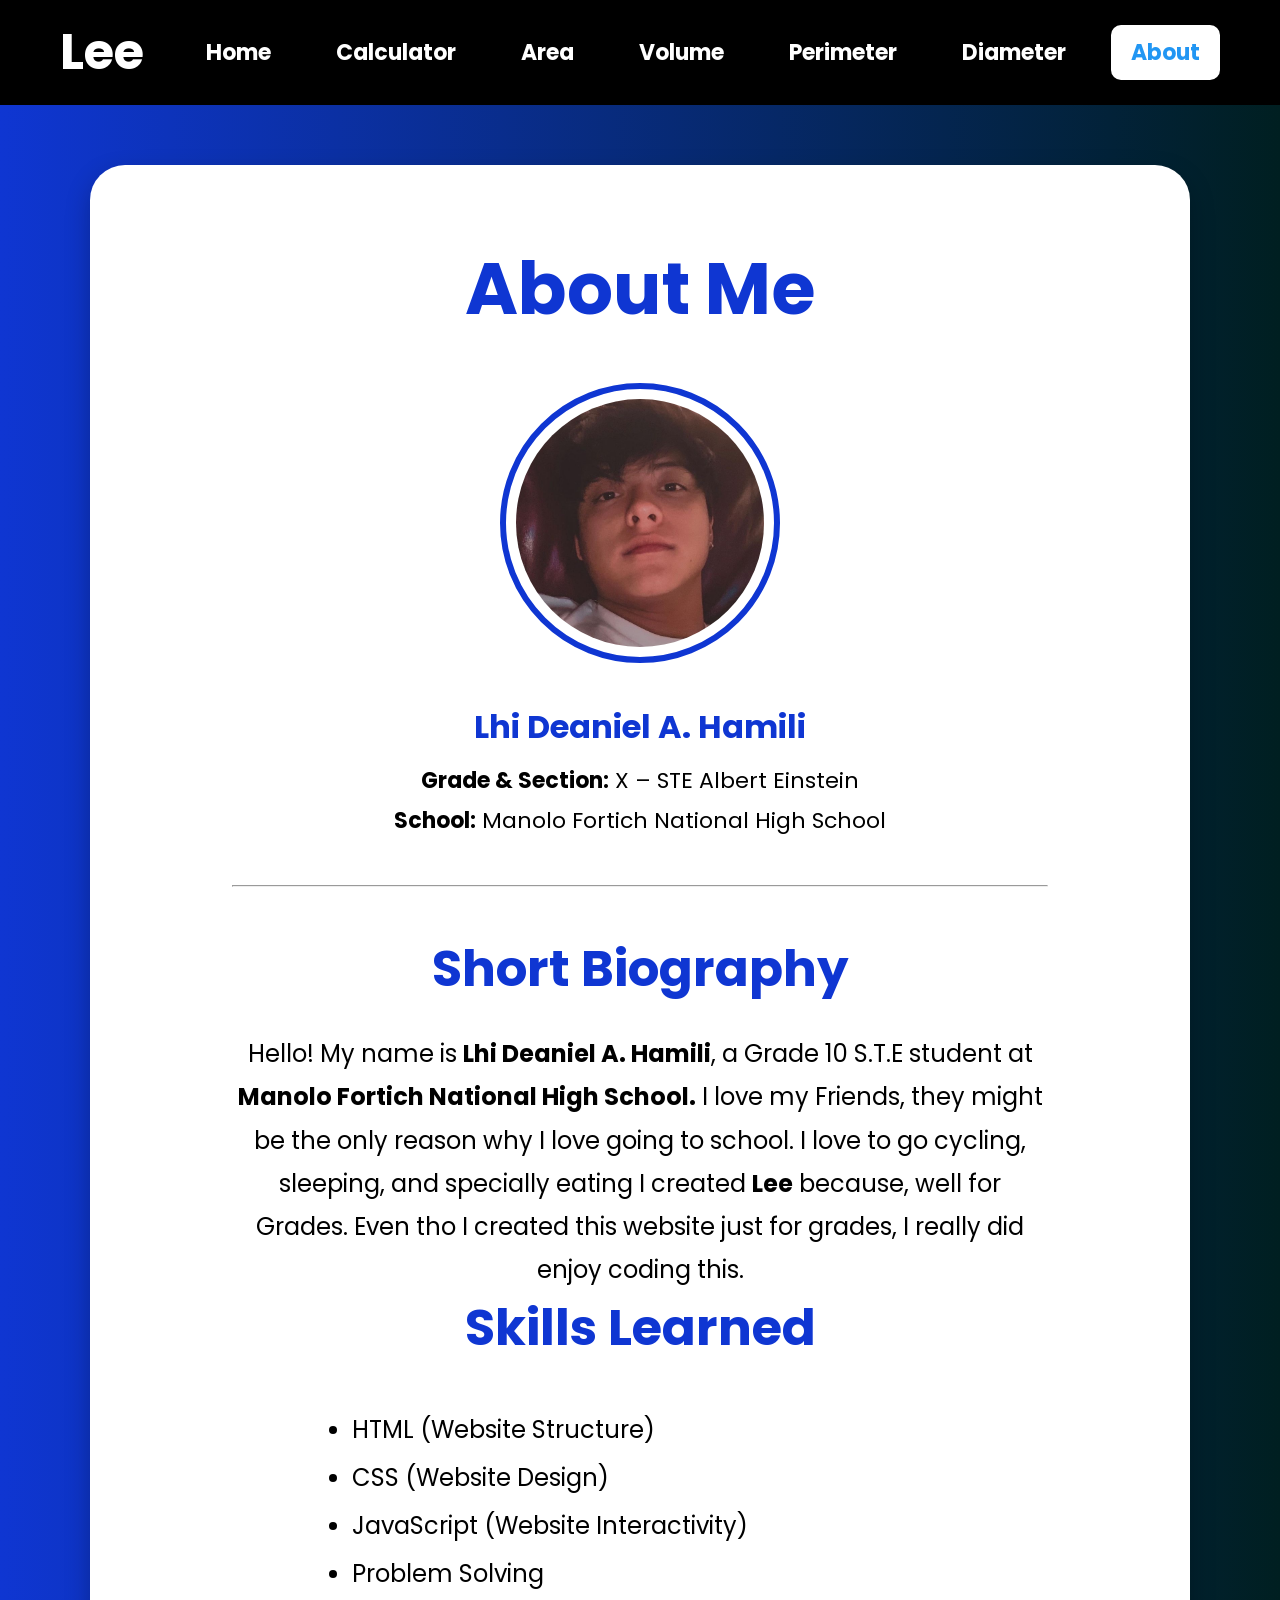
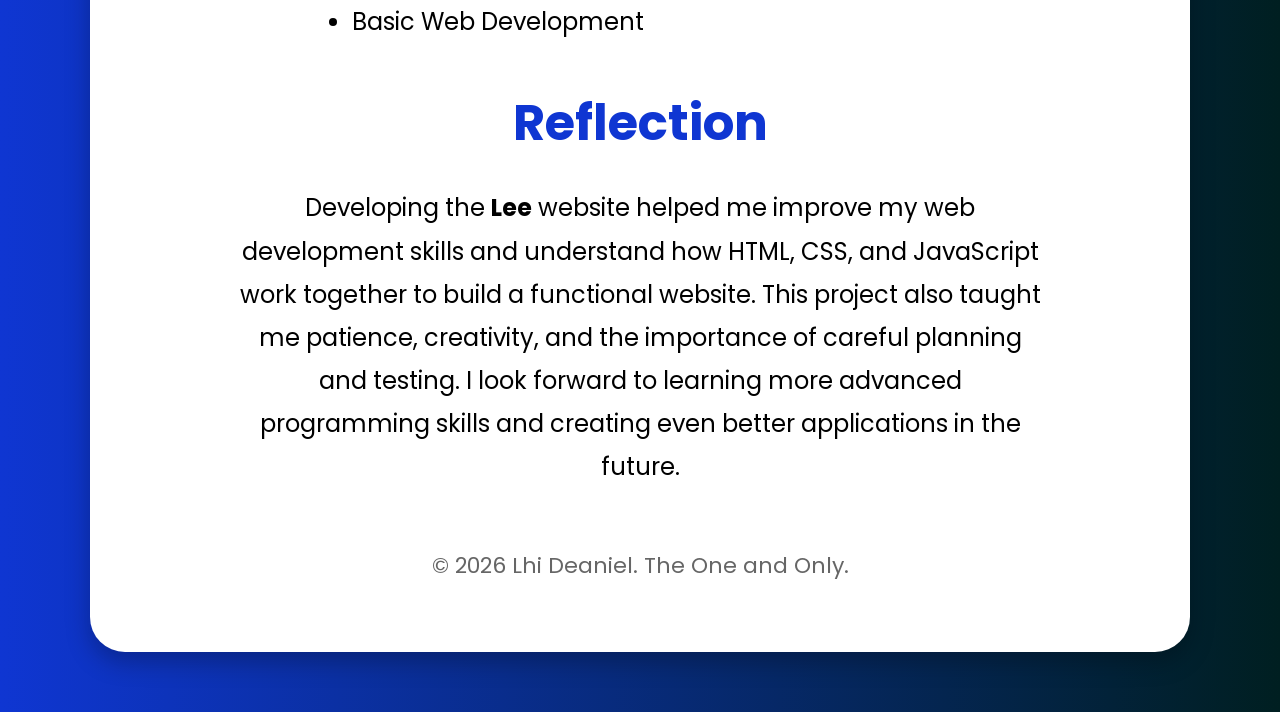
<file: about.html>
<!DOCTYPE html>
<html lang="en">
<head>
<meta charset="UTF-8">
<meta name="viewport" content="width=device-width, initial-scale=1.0">

<title>About - Lhi</title>

<link rel="stylesheet" href="style.css">

</head>

<body>

<nav>
    <div class="logo">
        <h2>Lee</h2>
    </div>

    <ul>
        <li><a href="index.html">Home</a></li>
        <li><a href="calcu.html">Calculator</a></li>
        <li><a href="area.html">Area</a></li>
        <li><a href="volume.html">Volume</a></li>
        <li><a href="perimeter.html">Perimeter</a></li>
        <li><a href="diameter.html">Diameter</a></li>
        <li><a class="active" href="about.html">About</a></li>
    </ul>
</nav>

<div class="about-container">

<h1>
About Me
</h1>

<div class="profile-section">


<img src="logo.jpg" class="logo-image" alt="Logo">

</div>

<div class="name">
Lhi Deaniel A. Hamili
</div>

<div class="info">

<b>Grade & Section:</b>
X – STE Albert Einstein

<br>

<b>School:</b>
Manolo Fortich National High School

</div>

<hr>

<h2 class="section-title">
Short Biography
</h2>

<div class="bio">

Hello! My name is
<b>Lhi Deaniel A. Hamili</b>,
a Grade 10 S.T.E student at
<b>Manolo Fortich National High School.</b>
I love my Friends, they might be the only reason why I love going to school.
I love to go cycling, sleeping, and specially eating

I created <b>Lee</b> because, well for Grades. Even tho I created this website just for grades, I really did enjoy coding this.
</div>

<h2 class="section-title">
Skills Learned
</h2>

<div class="skills">

<ul>

<li>HTML (Website Structure)</li>
<li>CSS (Website Design)</li>
<li>JavaScript (Website Interactivity)</li>
<li>Problem Solving</li>
<li>Basic Web Development</li>

</ul>

</div>

<h2 class="section-title">
Reflection
</h2>

<div class="bio">

Developing the <b>Lee</b> website helped me improve my web development skills and understand how HTML, CSS, and JavaScript work together to build a functional website.

This project also taught me patience, creativity, and the importance of careful planning and testing.

I look forward to learning more advanced programming skills and creating even better applications in the future.

</div>

<div class="footer">

© 2026 Lhi Deaniel. The One and Only.

</div>

</div>

</body>
</html>
</file>
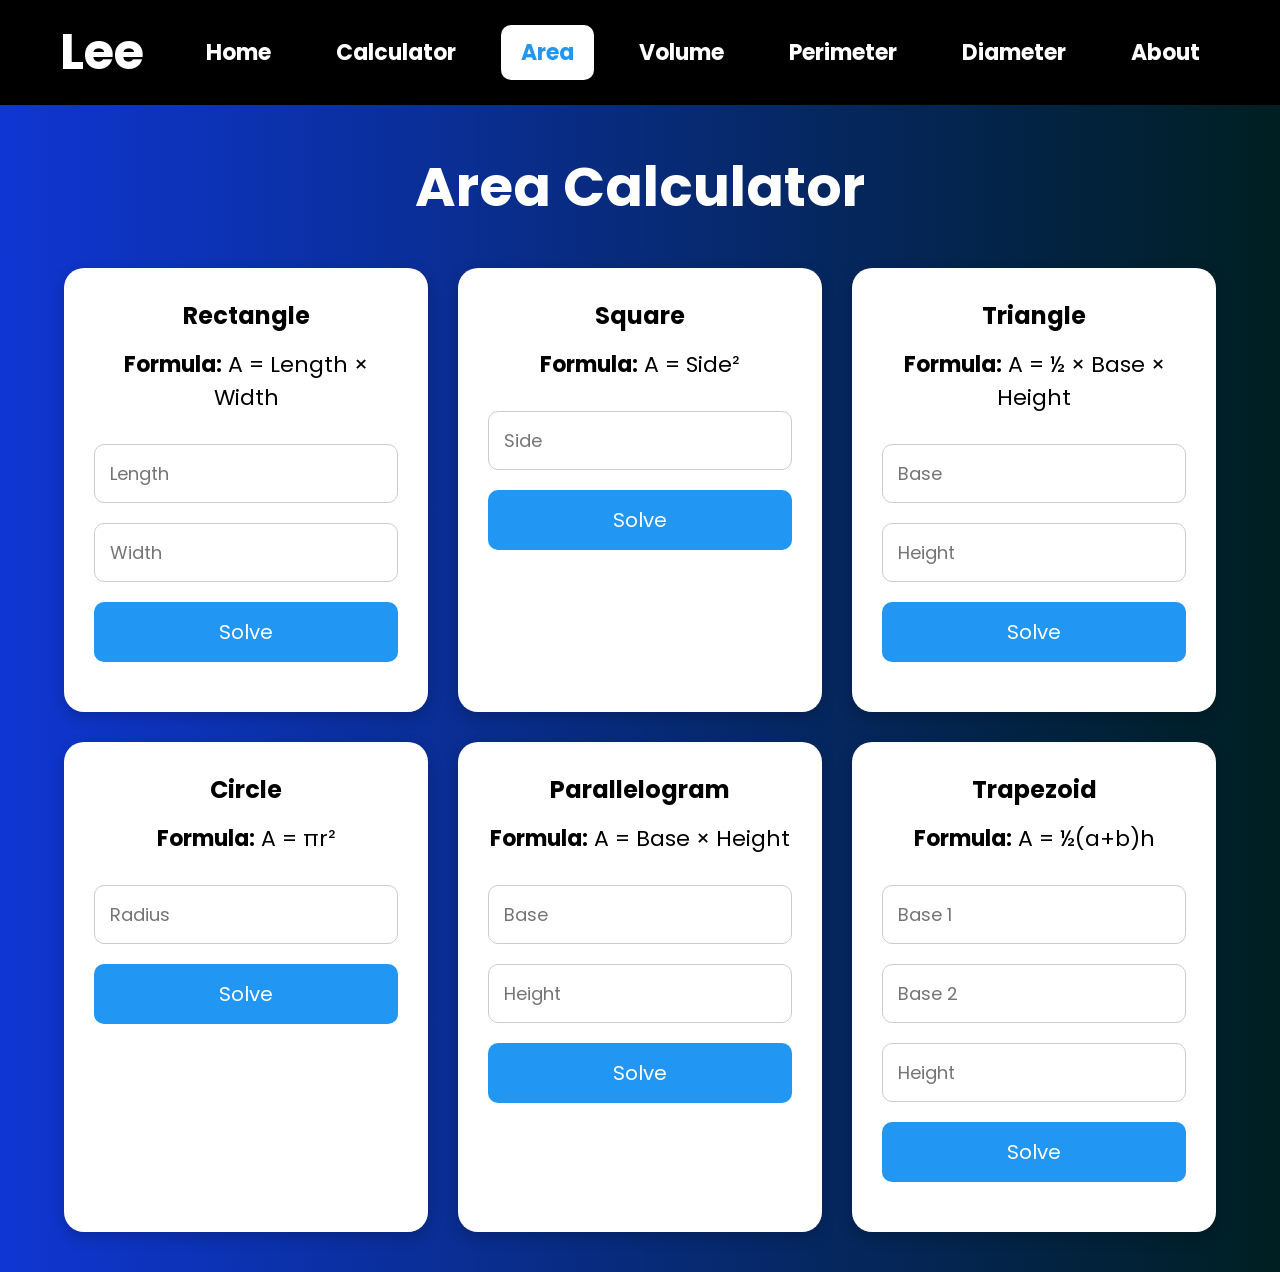
<file: area.html>
<!DOCTYPE html>
<html lang="en">
<head>
<meta charset="UTF-8">
<meta name="viewport" content="width=device-width, initial-scale=1.0">

<title>Area Calculator - Lhi</title>

<link rel="stylesheet" href="style.css">

</head>
<body>

<!-- Navigation -->
<nav>
    <div class="logo">
        <h2>Lee</h2>
    </div>

    <ul>
        <li><a href="index.html">Home</a></li>
        <li><a href="calcu.html">Calculator</a></li>
        <li><a class="active" href="area.html">Area</a></li>
        <li><a href="volume.html">Volume</a></li>
        <li><a href="perimeter.html">Perimeter</a></li>
        <li><a href="diameter.html">Diameter</a></li>
        <li><a href="about.html">About</a></li>
    </ul>
</nav>

<div class="container">

<h1 class="page-title">Area Calculator</h1>

<div class="cards">

<!-- Rectangle -->
<div class="card">

<h2>Rectangle</h2>

<p><b>Formula:</b> A = Length × Width</p>

<input type="number" id="rectLength" placeholder="Length">

<input type="number" id="rectWidth" placeholder="Width">

<button onclick="rectangleArea()">Solve</button>

<h3 id="rectangleResult"></h3>

</div>

<!-- Square -->
<div class="card">

<h2>Square</h2>

<p><b>Formula:</b> A = Side²</p>

<input type="number" id="squareSide" placeholder="Side">

<button onclick="squareArea()">Solve</button>

<h3 id="squareResult"></h3>

</div>

<!-- Triangle -->
<div class="card">

<h2>Triangle</h2>

<p><b>Formula:</b> A = ½ × Base × Height</p>

<input type="number" id="triangleBase" placeholder="Base">

<input type="number" id="triangleHeight" placeholder="Height">

<button onclick="triangleArea()">Solve</button>

<h3 id="triangleResult"></h3>

</div>

<!-- Circle -->
<div class="card">

<h2>Circle</h2>

<p><b>Formula:</b> A = πr²</p>

<input type="number" id="circleRadius" placeholder="Radius">

<button onclick="circleArea()">Solve</button>

<h3 id="circleResult"></h3>

</div>

<!-- Parallelogram -->
<div class="card">

<h2>Parallelogram</h2>

<p><b>Formula:</b> A = Base × Height</p>

<input type="number" id="paraBase" placeholder="Base">

<input type="number" id="paraHeight" placeholder="Height">

<button onclick="parallelogramArea()">Solve</button>

<h3 id="parallelogramResult"></h3>

</div>

<!-- Trapezoid -->
<div class="card">

<h2>Trapezoid</h2>

<p><b>Formula:</b> A = ½(a+b)h</p>

<input type="number" id="trapA" placeholder="Base 1">

<input type="number" id="trapB" placeholder="Base 2">

<input type="number" id="trapHeight" placeholder="Height">

<button onclick="trapezoidArea()">Solve</button>

<h3 id="trapezoidResult"></h3>

</div>

</div>

</div>

<script src="script.js"></script>

</body>
</html>
</file>
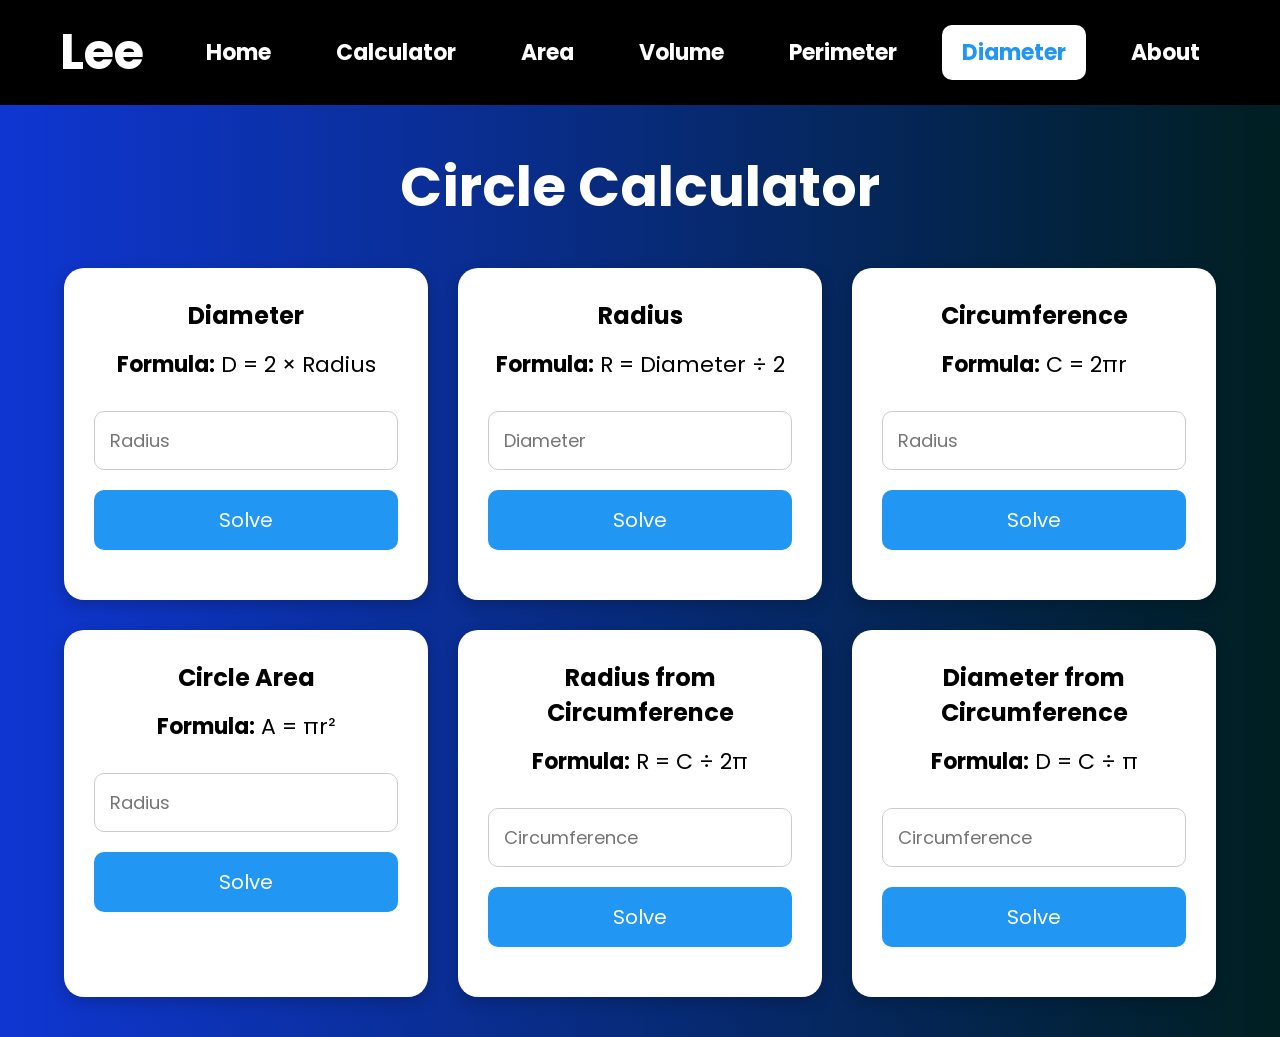
<file: diameter.html>
<!DOCTYPE html>
<html lang="en">
<head>

<meta charset="UTF-8">
<meta name="viewport" content="width=device-width, initial-scale=1.0">

<title>Diameter Calculator - Lhi</title>

<link rel="stylesheet" href="style.css">

</head>

<body>

<nav>

<div class="logo">
    <h2>Lee</h2>
</div>

<ul>

<li><a href="index.html">Home</a></li>
<li><a href="calcu.html">Calculator</a></li>
<li><a href="area.html">Area</a></li>
<li><a href="volume.html">Volume</a></li>
<li><a href="perimeter.html">Perimeter</a></li>
<li><a class="active" href="diameter.html">Diameter</a></li>
<li><a href="about.html">About</a></li>

</ul>

</nav>

<div class="container">

<h1 class="page-title">Circle Calculator</h1>

<div class="cards">

<!-- Diameter -->

<div class="card">

<h2>Diameter</h2>

<p><b>Formula:</b> D = 2 × Radius</p>

<input type="number" id="radius1" placeholder="Radius">

<button onclick="calculateDiameter()">Solve</button>

<h3 id="diameterResult"></h3>

</div>

<!-- Radius -->

<div class="card">

<h2>Radius</h2>

<p><b>Formula:</b> R = Diameter ÷ 2</p>

<input type="number" id="diameter1" placeholder="Diameter">

<button onclick="calculateRadius()">Solve</button>

<h3 id="radiusResult"></h3>

</div>

<!-- Circumference -->

<div class="card">

<h2>Circumference</h2>

<p><b>Formula:</b> C = 2πr</p>

<input type="number" id="radius2" placeholder="Radius">

<button onclick="calculateCircumference()">Solve</button>

<h3 id="circumferenceResult"></h3>

</div>

<!-- Area -->

<div class="card">

<h2>Circle Area</h2>

<p><b>Formula:</b> A = πr²</p>

<input type="number" id="radius3" placeholder="Radius">

<button onclick="calculateCircleArea()">Solve</button>

<h3 id="circleAreaResult"></h3>

</div>

<!-- Radius from Circumference -->

<div class="card">

<h2>Radius from Circumference</h2>

<p><b>Formula:</b> R = C ÷ 2π</p>

<input type="number" id="circumferenceInput" placeholder="Circumference">

<button onclick="calculateRadiusFromCircumference()">Solve</button>

<h3 id="radiusCircResult"></h3>

</div>

<!-- Diameter from Circumference -->

<div class="card">

<h2>Diameter from Circumference</h2>

<p><b>Formula:</b> D = C ÷ π</p>

<input type="number" id="circInput" placeholder="Circumference">

<button onclick="calculateDiameterFromCircumference()">Solve</button>

<h3 id="diamCircResult"></h3>

</div>

</div>

</div>

<script src="script.js"></script>

</body>
</html>
</file>
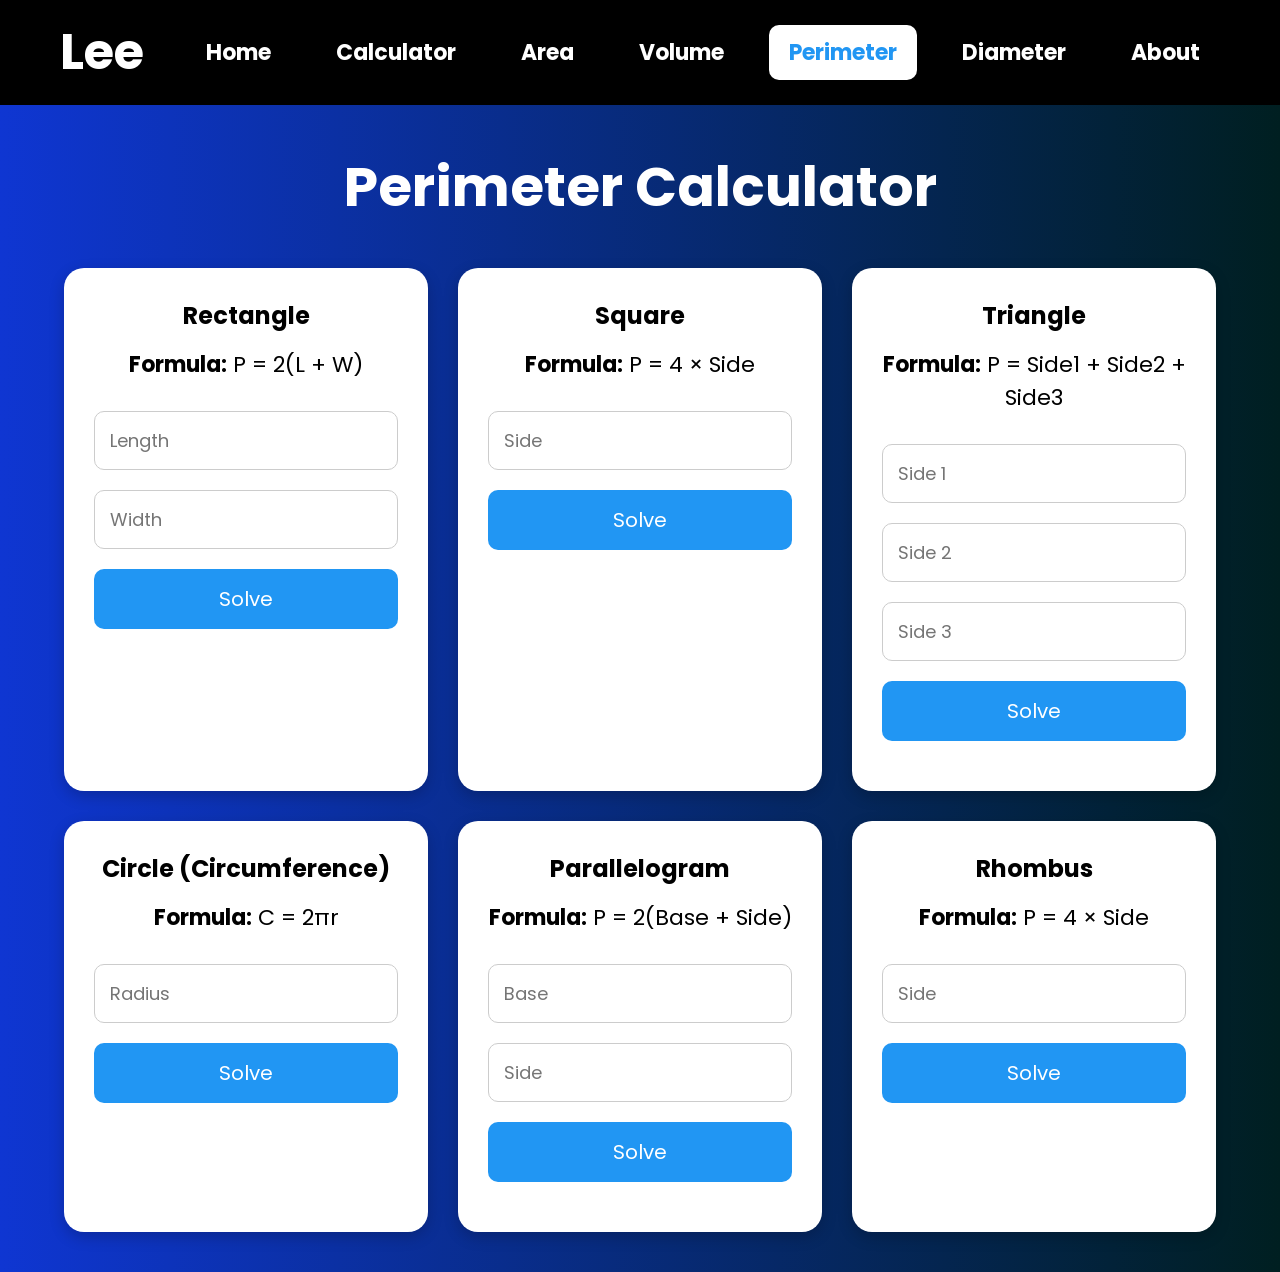
<file: perimeter.html>
<!DOCTYPE html>
<html lang="en">
<head>

<meta charset="UTF-8">
<meta name="viewport" content="width=device-width, initial-scale=1.0">

<title>Perimeter Calculator - Lhi</title>

<link rel="stylesheet" href="style.css">

</head>

<body>

<nav>

<div class="logo">
    <h2>Lee</h2>
</div>

<ul>

<li><a href="index.html">Home</a></li>
<li><a href="calcu.html">Calculator</a></li>
<li><a href="area.html">Area</a></li>
<li><a href="volume.html">Volume</a></li>
<li><a class="active" href="perimeter.html">Perimeter</a></li>
<li><a href="diameter.html">Diameter</a></li>
<li><a href="about.html">About</a></li>

</ul>

</nav>

<div class="container">

<h1 class="page-title">Perimeter Calculator</h1>

<div class="cards">

<!-- Rectangle -->

<div class="card">

<h2>Rectangle</h2>

<p><b>Formula:</b> P = 2(L + W)</p>

<input type="number" id="rectLength" placeholder="Length">

<input type="number" id="rectWidth" placeholder="Width">

<button onclick="rectanglePerimeter()">Solve</button>

<h3 id="rectangleResult"></h3>

</div>

<!-- Square -->

<div class="card">

<h2>Square</h2>

<p><b>Formula:</b> P = 4 × Side</p>

<input type="number" id="squareSide" placeholder="Side">

<button onclick="squarePerimeter()">Solve</button>

<h3 id="squareResult"></h3>

</div>

<!-- Triangle -->

<div class="card">

<h2>Triangle</h2>

<p><b>Formula:</b> P = Side1 + Side2 + Side3</p>

<input type="number" id="side1" placeholder="Side 1">

<input type="number" id="side2" placeholder="Side 2">

<input type="number" id="side3" placeholder="Side 3">

<button onclick="trianglePerimeter()">Solve</button>

<h3 id="triangleResult"></h3>

</div>

<!-- Circle -->

<div class="card">

<h2>Circle (Circumference)</h2>

<p><b>Formula:</b> C = 2πr</p>

<input type="number" id="circleRadius" placeholder="Radius">

<button onclick="circlePerimeter()">Solve</button>

<h3 id="circleResult"></h3>

</div>

<!-- Parallelogram -->

<div class="card">

<h2>Parallelogram</h2>

<p><b>Formula:</b> P = 2(Base + Side)</p>

<input type="number" id="paraBase" placeholder="Base">

<input type="number" id="paraSide" placeholder="Side">

<button onclick="parallelogramPerimeter()">Solve</button>

<h3 id="paraResult"></h3>

</div>

<!-- Rhombus -->

<div class="card">

<h2>Rhombus</h2>

<p><b>Formula:</b> P = 4 × Side</p>

<input type="number" id="rhombusSide" placeholder="Side">

<button onclick="rhombusPerimeter()">Solve</button>

<h3 id="rhombusResult"></h3>

</div>

</div>

</div>

<script src="script.js"></script>

</body>
</html>
</file>
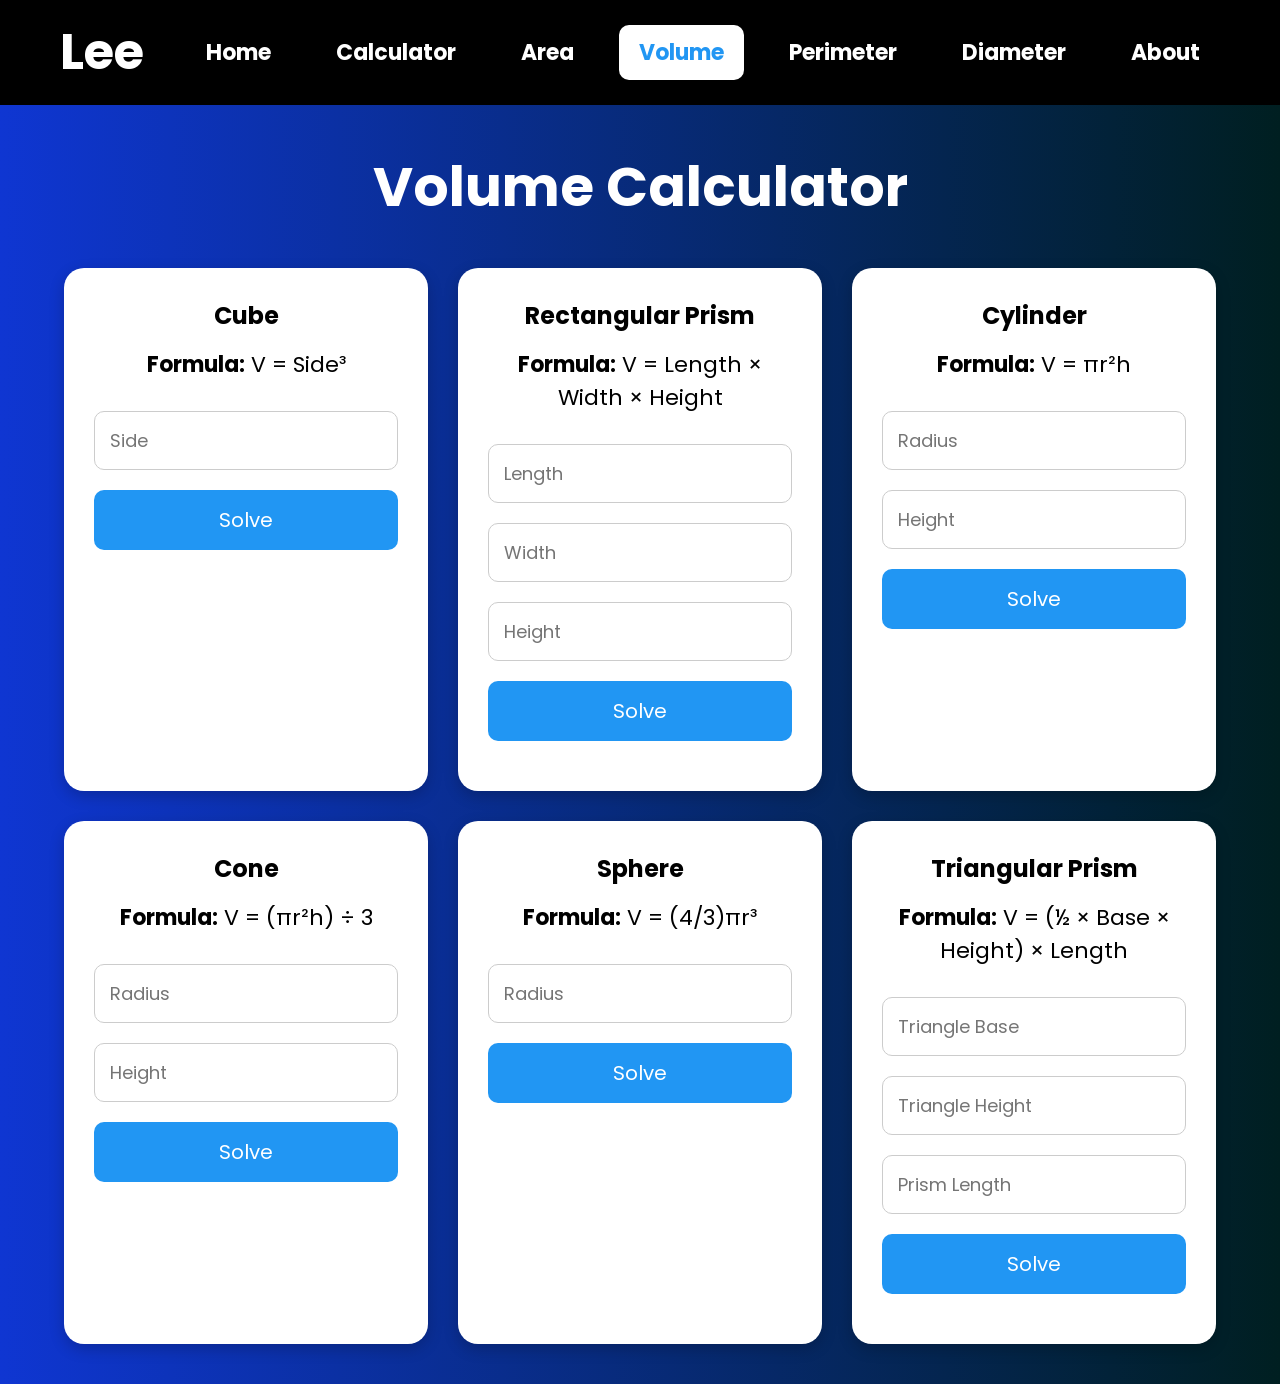
<file: volume.html>
<!DOCTYPE html>
<html lang="en">
<head>
<meta charset="UTF-8">
<meta name="viewport" content="width=device-width, initial-scale=1.0">

<title>Volume Calculator - Lhi</title>

<link rel="stylesheet" href="style.css">

</head>
<body>

<!-- Navigation -->

<nav>

<div class="logo">
    <h2>Lee</h2>
</div>

<ul>

<li><a href="index.html">Home</a></li>
<li><a href="calcu.html">Calculator</a></li>
<li><a href="area.html">Area</a></li>
<li><a class="active" href="volume.html">Volume</a></li>
<li><a href="perimeter.html">Perimeter</a></li>
<li><a href="diameter.html">Diameter</a></li>
<li><a href="about.html">About</a></li>

</ul>

</nav>

<div class="container">

<h1 class="page-title">Volume Calculator</h1>

<div class="cards">

<!-- Cube -->

<div class="card">

<h2>Cube</h2>

<p><b>Formula:</b> V = Side³</p>

<input type="number" id="cubeSide" placeholder="Side">

<button onclick="cubeVolume()">Solve</button>

<h3 id="cubeResult"></h3>

</div>

<!-- Rectangular Prism -->

<div class="card">

<h2>Rectangular Prism</h2>

<p><b>Formula:</b> V = Length × Width × Height</p>

<input type="number" id="prismLength" placeholder="Length">

<input type="number" id="prismWidth" placeholder="Width">

<input type="number" id="prismHeight" placeholder="Height">

<button onclick="prismVolume()">Solve</button>

<h3 id="prismResult"></h3>

</div>

<!-- Cylinder -->

<div class="card">

<h2>Cylinder</h2>

<p><b>Formula:</b> V = πr²h</p>

<input type="number" id="cylinderRadius" placeholder="Radius">

<input type="number" id="cylinderHeight" placeholder="Height">

<button onclick="cylinderVolume()">Solve</button>

<h3 id="cylinderResult"></h3>

</div>

<!-- Cone -->

<div class="card">

<h2>Cone</h2>

<p><b>Formula:</b> V = (πr²h) ÷ 3</p>

<input type="number" id="coneRadius" placeholder="Radius">

<input type="number" id="coneHeight" placeholder="Height">

<button onclick="coneVolume()">Solve</button>

<h3 id="coneResult"></h3>

</div>

<!-- Sphere -->

<div class="card">

<h2>Sphere</h2>

<p><b>Formula:</b> V = (4/3)πr³</p>

<input type="number" id="sphereRadius" placeholder="Radius">

<button onclick="sphereVolume()">Solve</button>

<h3 id="sphereResult"></h3>

</div>

<!-- Triangular Prism -->

<div class="card">

<h2>Triangular Prism</h2>

<p><b>Formula:</b> V = (½ × Base × Height) × Length</p>

<input type="number" id="tpBase" placeholder="Triangle Base">

<input type="number" id="tpHeight" placeholder="Triangle Height">

<input type="number" id="tpLength" placeholder="Prism Length">

<button onclick="triangularPrismVolume()">Solve</button>

<h3 id="tpResult"></h3>

</div>

</div>

</div>

<script src="script.js"></script>

</body>
</html>
</file>
<file: style.css>
/* Google Font */
@import url('https://fonts.googleapis.com/css2?family=Poppins:wght@300;400;500;600;700;800&display=swap');

*{
    margin:0;
    padding:0;
    box-sizing:border-box;
    font-family:'Poppins',sans-serif;
}

body{
    background:linear-gradient(to right,#0f36d2,#001f21);
}

/* Navigation */

nav{
    width:100%;
    background:#000;
    display:flex;
    justify-content:space-between;
    align-items:center;
    padding:15px 60px;
    position:sticky;
    top:0;
    z-index:1000;
}

.logo{
    display:flex;
    align-items:center;
    gap:15px;
}

.logo img{
    width:60px;
    height:60px;
    border-radius:50%;
    background:white;
}

.logo h2{
    color:white;
    font-size:50px;
    font-weight:700;
}

nav ul{
    display:flex;
    list-style:none;
    gap:25px;
}

nav ul li a{
    text-decoration:none;
    color:white;
    font-size:22px;
    font-weight:bold;
    padding:12px 20px;
    border-radius:10px;
    transition:.3s;
}

nav ul li a:hover,
nav ul li a.active{
    background:white;
    color:#2196F3;
}

/* Hero */

.hero{
    display:flex;
    justify-content:center;
    align-items:center;
    padding:80px 20px 40px;
}

.hero-box{
    background:white;
    width:90%;
    max-width:1300px;
    border-radius:25px;
    text-align:center;
    padding:70px;
    box-shadow:0 12px 25px rgba(0,0,0,.2);
}

.hero h1{
    color:#2196F3;
    font-size:75px;
    margin-bottom:25px;
}

.hero p{
    font-size:28px;
    line-height:1.7;
}

/* Tools */

.tools{
    text-align:center;
    padding:30px 20px 80px;
}

.tools h2{
    color:#2196F3;
    font-size:45px;
    margin-bottom:40px;
}

.cards{
    display:grid;
    grid-template-columns:repeat(auto-fit,minmax(260px,1fr));
    gap:30px;
    max-width:1300px;
    margin:auto;
}

.card{
    background:white;
    padding:35px;
    border-radius:20px;
    box-shadow:0 10px 20px rgba(0,0,0,.15);
    transition:.3s;
}

.card:hover{
    transform:translateY(-10px);
}

.card h3{
    color:#2196F3;
    margin-bottom:15px;
    font-size:32px;
}

.card p{
    font-size:22px;
    margin-bottom:25px;
}

.card button{
    width:100%;
    padding:15px;
    background:#2196F3;
    color:white;
    border:none;
    border-radius:10px;
    cursor:pointer;
    font-size:22px;
    transition:.3s;
}

.card button:hover{
    background:#1976D2;
}

/* Banner */

.banner{
    width:100%;
    margin-top:40px;
}

.banner img{
    width:100%;
    display:block;
}

/* Footer */

footer{
    background:black;
    color:white;
    text-align:center;
    padding:25px;
    font-size:18px;
}

/* Responsive */

@media(max-width:900px){

nav{
    flex-direction:column;
    padding:20px;
}

nav ul{
    flex-wrap:wrap;
    justify-content:center;
    margin-top:20px;
}

.logo h2{
    font-size:35px;
}

.hero h1{
    font-size:45px;
}

.hero p{
    font-size:20px;
}

.tools h2{
    font-size:35px;
}

.card h3{
    font-size:28px;
}

.card p{
    font-size:18px;
}

}
/* ===== Calculator ===== */

.calculator{
    background:#000;
    width:340px;
    margin:60px auto;
    padding:20px;
    border-radius:15px;
    box-shadow:0 10px 25px rgba(0,0,0,.3);
}

.title{
    color:white;
    text-align:center;
    margin-bottom:15px;
}

#display{
    width:100%;
    height:60px;
    border:none;
    border-radius:10px;
    margin-bottom:15px;
    font-size:28px;
    text-align:right;
    padding:10px;
    background:white;
}

.buttons{
    display:grid;
    grid-template-columns:repeat(4,1fr);
    gap:10px;
}

.buttons button{
    padding:18px;
    font-size:20px;
    border:none;
    border-radius:10px;
    cursor:pointer;
}

.number{
    background:#374151;
    color:white;
}

.operator{
    background:#3b82f6;
    color:white;
}

.equal{
    background:#22c55e;
    color:white;
}

.clear{
    background:#ef4444;
    color:white;
}

.zero{
    grid-column:span 2;
}

/* ================= ABOUT PAGE ================= */

body{
    background:linear-gradient(to right,#0f36d2,#001f21);
}

.about-container{
    max-width:1100px;
    margin:60px auto;
    background:#fff;
    border-radius:35px;
    padding:70px;
    box-shadow:0 10px 25px rgba(0,0,0,.25);
}

.about-container h1{
    text-align:center;
    font-size:72px;
    color:#0f36d2;
    margin-bottom:40px;
}

.profile-section{
    display:flex;
    justify-content:center;
    align-items:center;
    gap:30px;
    margin-bottom:40px;
    flex-wrap:wrap;
}

.profile-section img{
    width:280px;
    height:280px;
    border-radius:50%;
    border:6px solid #0f36d2;
    object-fit:cover;
}

.logo-image{
    background:#fff;
    padding:10px;
}

.name{
    text-align:center;
    font-size:32px;
    color:#0f36d2;
    font-weight:bold;
    margin-top:20px;
}

.info{
    text-align:center;
    font-size:22px;
    margin-top:10px;
    line-height:1.8;
}

.about-container hr{
    margin:45px auto;
    width:85%;
}

.section-title{
    text-align:center;
    color:#0f36d2;
    font-size:50px;
    margin-bottom:25px;
}

.bio{
    width:85%;
    margin:auto;
    text-align:center;
    font-size:24px;
    line-height:1.8;
}

.skills{
    width:60%;
    margin:40px auto;
}

.skills ul{
    font-size:24px;
    line-height:2;
}

.footer{
    text-align:center;
    margin-top:60px;
    font-size:22px;
    color:#666;
}

/* Responsive */

@media (max-width:900px){

.about-container{
    padding:35px;
}

.about-container h1{
    font-size:50px;
}

.section-title{
    font-size:38px;
}

.profile-section{
    flex-direction:column;
}

.profile-section img{
    width:140px;
    height:140px;
}

.bio{
    width:100%;
    font-size:20px;
}

.skills{
    width:100%;
}

.skills ul{
    padding-left:25px;
}

}


.container{
    width:90%;
    margin:auto;
    padding:40px 0;
}

.page-title{
    text-align:center;
    color:white;
    font-size:55px;
    margin-bottom:40px;
}

.cards{
    display:grid;
    grid-template-columns:repeat(auto-fit,minmax(320px,1fr));
    gap:30px;
}

.card{
    background:white;
    border-radius:20px;
    padding:30px;
    text-align:center;
    box-shadow:0 5px 15px rgba(0,0,0,.2);
}

.card h2{
    margin-bottom:15px;
}

.card p{
    margin-bottom:20px;
}

.card input{
    width:100%;
    padding:15px;
    margin:10px 0;
    border-radius:10px;
    border:1px solid #ccc;
    font-size:18px;
}

.card button{
    width:100%;
    padding:15px;
    margin-top:10px;
    background:#2196F3;
    color:white;
    border:none;
    border-radius:10px;
    font-size:20px;
    cursor:pointer;
}

.card button:hover{
    background:#1976D2;
}

.card h3{
    margin-top:20px;
    color:#2196F3;
}
</file>
